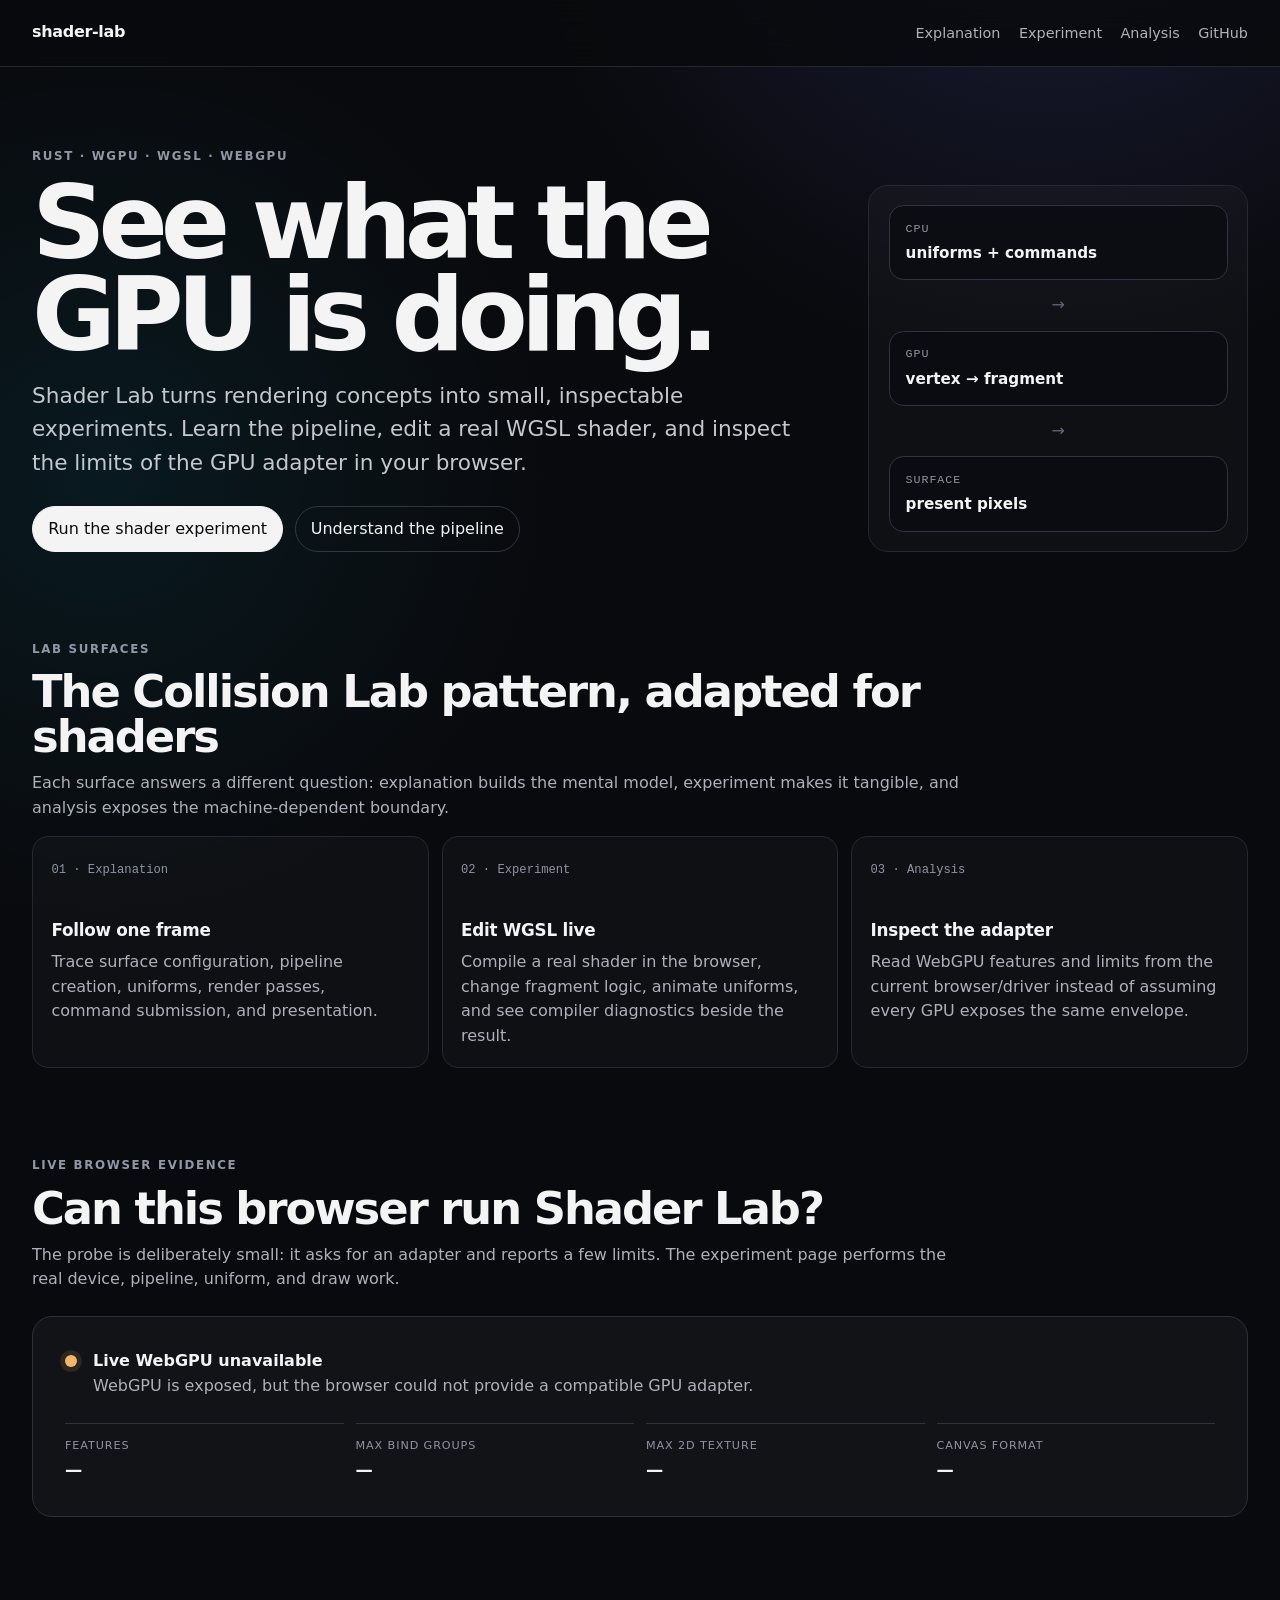
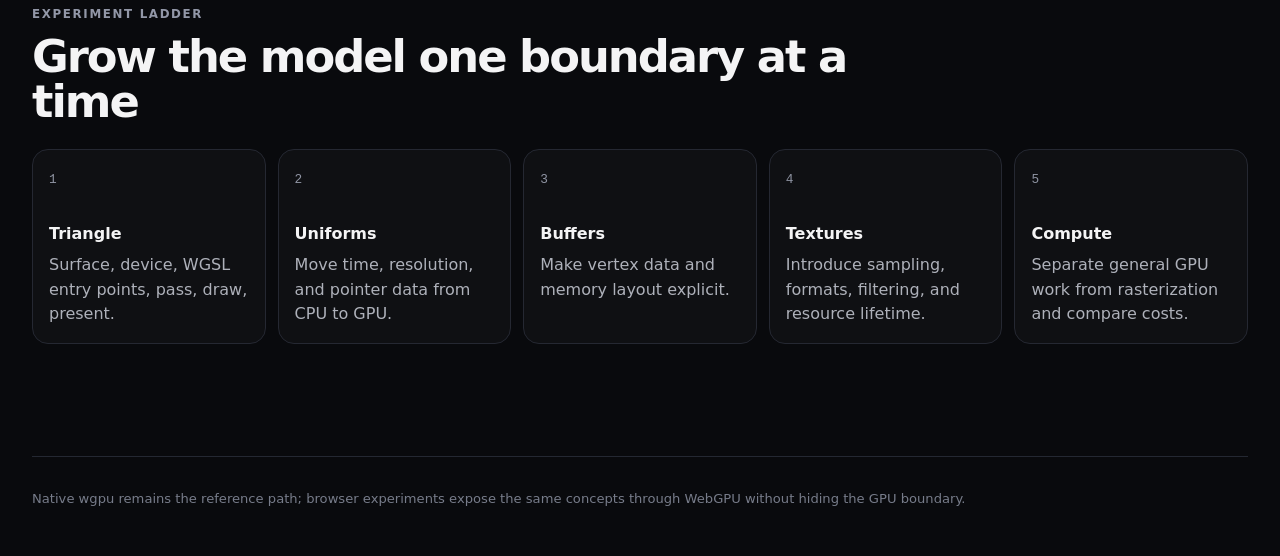
<file: site/index.html>
<!doctype html>
<html lang="en">
  <head>
    <meta charset="utf-8" />
    <meta name="viewport" content="width=device-width, initial-scale=1" />
    <meta name="description" content="Shader Lab is an interactive WebGPU laboratory for learning GPU pipelines, WGSL, rendering, and hardware limits through visible experiments." />
    <title>Shader Lab — interactive GPU experiments</title>
    <link rel="stylesheet" href="./styles.css" />
  </head>
  <body>
    <header class="site-header">
      <div class="header-inner">
        <a class="brand" href="./">shader-lab</a>
        <nav class="site-nav" aria-label="Shader Lab">
          <a href="./explain/">Explanation</a>
          <a href="./demo/">Experiment</a>
          <a href="./analysis/">Analysis</a>
          <a href="https://github.com/moritzbrantner/shader-lab">GitHub</a>
        </nav>
      </div>
    </header>

    <main class="shell">
      <section class="hero hero-grid">
        <div>
          <p class="eyebrow">Rust · wgpu · WGSL · WebGPU</p>
          <h1>See what the GPU is doing.</h1>
          <p class="lede">Shader Lab turns rendering concepts into small, inspectable experiments. Learn the pipeline, edit a real WGSL shader, and inspect the limits of the GPU adapter in your browser.</p>
          <div class="actions">
            <a class="button primary" href="./demo/">Run the shader experiment</a>
            <a class="button" href="./explain/">Understand the pipeline</a>
          </div>
        </div>
        <div class="hero-schematic" aria-label="CPU to GPU rendering pipeline">
          <div><span>CPU</span><strong>uniforms + commands</strong></div>
          <i aria-hidden="true">→</i>
          <div><span>GPU</span><strong>vertex → fragment</strong></div>
          <i aria-hidden="true">→</i>
          <div><span>Surface</span><strong>present pixels</strong></div>
        </div>
      </section>

      <section class="section" aria-labelledby="surfaces-title">
        <div class="section-copy">
          <p class="eyebrow">Lab surfaces</p>
          <h2 id="surfaces-title">The Collision Lab pattern, adapted for shaders</h2>
          <p>Each surface answers a different question: explanation builds the mental model, experiment makes it tangible, and analysis exposes the machine-dependent boundary.</p>
        </div>
        <div class="cards three-up">
          <a class="card card-link" href="./explain/">
            <span>01 · Explanation</span>
            <h3>Follow one frame</h3>
            <p>Trace surface configuration, pipeline creation, uniforms, render passes, command submission, and presentation.</p>
          </a>
          <a class="card card-link" href="./demo/">
            <span>02 · Experiment</span>
            <h3>Edit WGSL live</h3>
            <p>Compile a real shader in the browser, change fragment logic, animate uniforms, and see compiler diagnostics beside the result.</p>
          </a>
          <a class="card card-link" href="./analysis/">
            <span>03 · Analysis</span>
            <h3>Inspect the adapter</h3>
            <p>Read WebGPU features and limits from the current browser/driver instead of assuming every GPU exposes the same envelope.</p>
          </a>
        </div>
      </section>

      <section class="section" id="webgpu-check" aria-labelledby="capability-title">
        <div class="section-copy">
          <p class="eyebrow">Live browser evidence</p>
          <h2 id="capability-title">Can this browser run Shader Lab?</h2>
          <p>The probe is deliberately small: it asks for an adapter and reports a few limits. The experiment page performs the real device, pipeline, uniform, and draw work.</p>
        </div>
        <div class="probe-card">
          <div class="probe-state">
            <span class="status-dot" id="status-dot" aria-hidden="true"></span>
            <div>
              <strong id="status-title">Checking WebGPU…</strong>
              <p id="status-detail">Asking the browser whether a GPU adapter is available.</p>
            </div>
          </div>
          <dl class="metrics four-up" id="metrics" hidden>
            <div><dt>Features</dt><dd id="feature-count">—</dd></div>
            <div><dt>Max bind groups</dt><dd id="max-bind-groups">—</dd></div>
            <div><dt>Max 2D texture</dt><dd id="max-texture-size">—</dd></div>
            <div><dt>Canvas format</dt><dd id="canvas-format">—</dd></div>
          </dl>
        </div>
      </section>

      <section class="section" aria-labelledby="ladder-title">
        <div class="section-copy">
          <p class="eyebrow">Experiment ladder</p>
          <h2 id="ladder-title">Grow the model one boundary at a time</h2>
        </div>
        <ol class="pipeline-grid">
          <li><span>1</span><strong>Triangle</strong><p>Surface, device, WGSL entry points, pass, draw, present.</p></li>
          <li><span>2</span><strong>Uniforms</strong><p>Move time, resolution, and pointer data from CPU to GPU.</p></li>
          <li><span>3</span><strong>Buffers</strong><p>Make vertex data and memory layout explicit.</p></li>
          <li><span>4</span><strong>Textures</strong><p>Introduce sampling, formats, filtering, and resource lifetime.</p></li>
          <li><span>5</span><strong>Compute</strong><p>Separate general GPU work from rasterization and compare costs.</p></li>
        </ol>
      </section>
    </main>

    <footer class="site-footer">Native wgpu remains the reference path; browser experiments expose the same concepts through WebGPU without hiding the GPU boundary.</footer>
    <script type="module" src="./app.js"></script>
  </body>
</html>
</file>
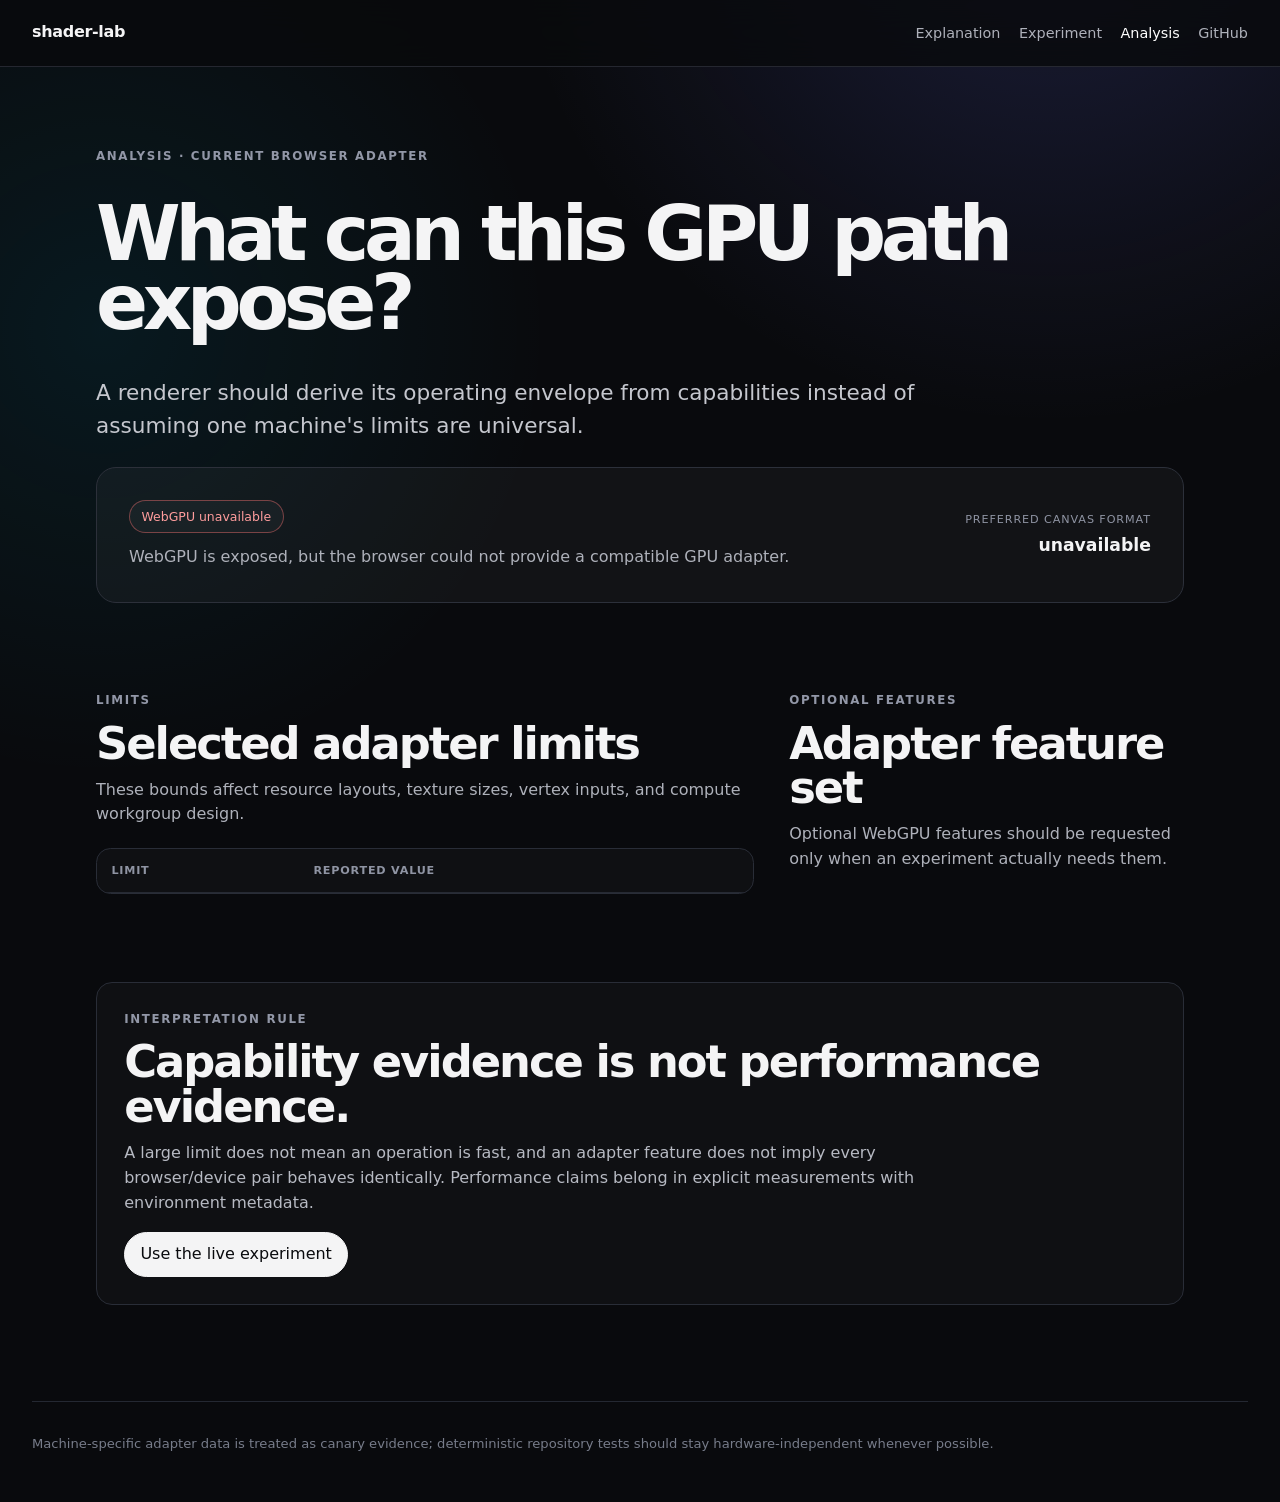
<file: site/analysis/index.html>
<!doctype html>
<html lang="en">
  <head>
    <meta charset="utf-8" />
    <meta name="viewport" content="width=device-width, initial-scale=1" />
    <meta name="description" content="Inspect WebGPU adapter features and limits in Shader Lab." />
    <title>GPU adapter analysis · Shader Lab</title>
    <link rel="stylesheet" href="../styles.css" />
  </head>
  <body>
    <header class="site-header">
      <div class="header-inner">
        <a class="brand" href="../">shader-lab</a>
        <nav class="site-nav" aria-label="Shader Lab">
          <a href="../explain/">Explanation</a>
          <a href="../demo/">Experiment</a>
          <a aria-current="page" href="./">Analysis</a>
          <a href="https://github.com/moritzbrantner/shader-lab">GitHub</a>
        </nav>
      </div>
    </header>

    <main class="shell narrow-flow">
      <section class="hero compact-hero">
        <p class="eyebrow">Analysis · current browser adapter</p>
        <h1>What can this GPU path expose?</h1>
        <p class="lede">A renderer should derive its operating envelope from capabilities instead of assuming one machine's limits are universal.</p>
      </section>

      <section class="section analysis-summary-card">
        <div>
          <span class="state-pill" id="analysis-status" data-state="working">Inspecting adapter…</span>
          <p id="analysis-summary">Requesting a WebGPU adapter from this browser.</p>
        </div>
        <dl class="single-metric"><dt>Preferred canvas format</dt><dd id="preferred-format">—</dd></dl>
      </section>

      <section class="section analysis-grid">
        <div>
          <div class="section-copy">
            <p class="eyebrow">Limits</p>
            <h2>Selected adapter limits</h2>
            <p>These bounds affect resource layouts, texture sizes, vertex inputs, and compute workgroup design.</p>
          </div>
          <div class="table-wrap">
            <table>
              <thead><tr><th scope="col">Limit</th><th scope="col">Reported value</th></tr></thead>
              <tbody id="limits-body"></tbody>
            </table>
          </div>
        </div>
        <div>
          <div class="section-copy">
            <p class="eyebrow">Optional features</p>
            <h2>Adapter feature set</h2>
            <p>Optional WebGPU features should be requested only when an experiment actually needs them.</p>
          </div>
          <ul class="feature-list" id="feature-list"></ul>
        </div>
      </section>

      <section class="section callout">
        <p class="eyebrow">Interpretation rule</p>
        <h2>Capability evidence is not performance evidence.</h2>
        <p>A large limit does not mean an operation is fast, and an adapter feature does not imply every browser/device pair behaves identically. Performance claims belong in explicit measurements with environment metadata.</p>
        <a class="button primary" href="../demo/">Use the live experiment</a>
      </section>
    </main>
    <footer class="site-footer">Machine-specific adapter data is treated as canary evidence; deterministic repository tests should stay hardware-independent whenever possible.</footer>
    <script type="module" src="../analysis.js"></script>
  </body>
</html>
</file>
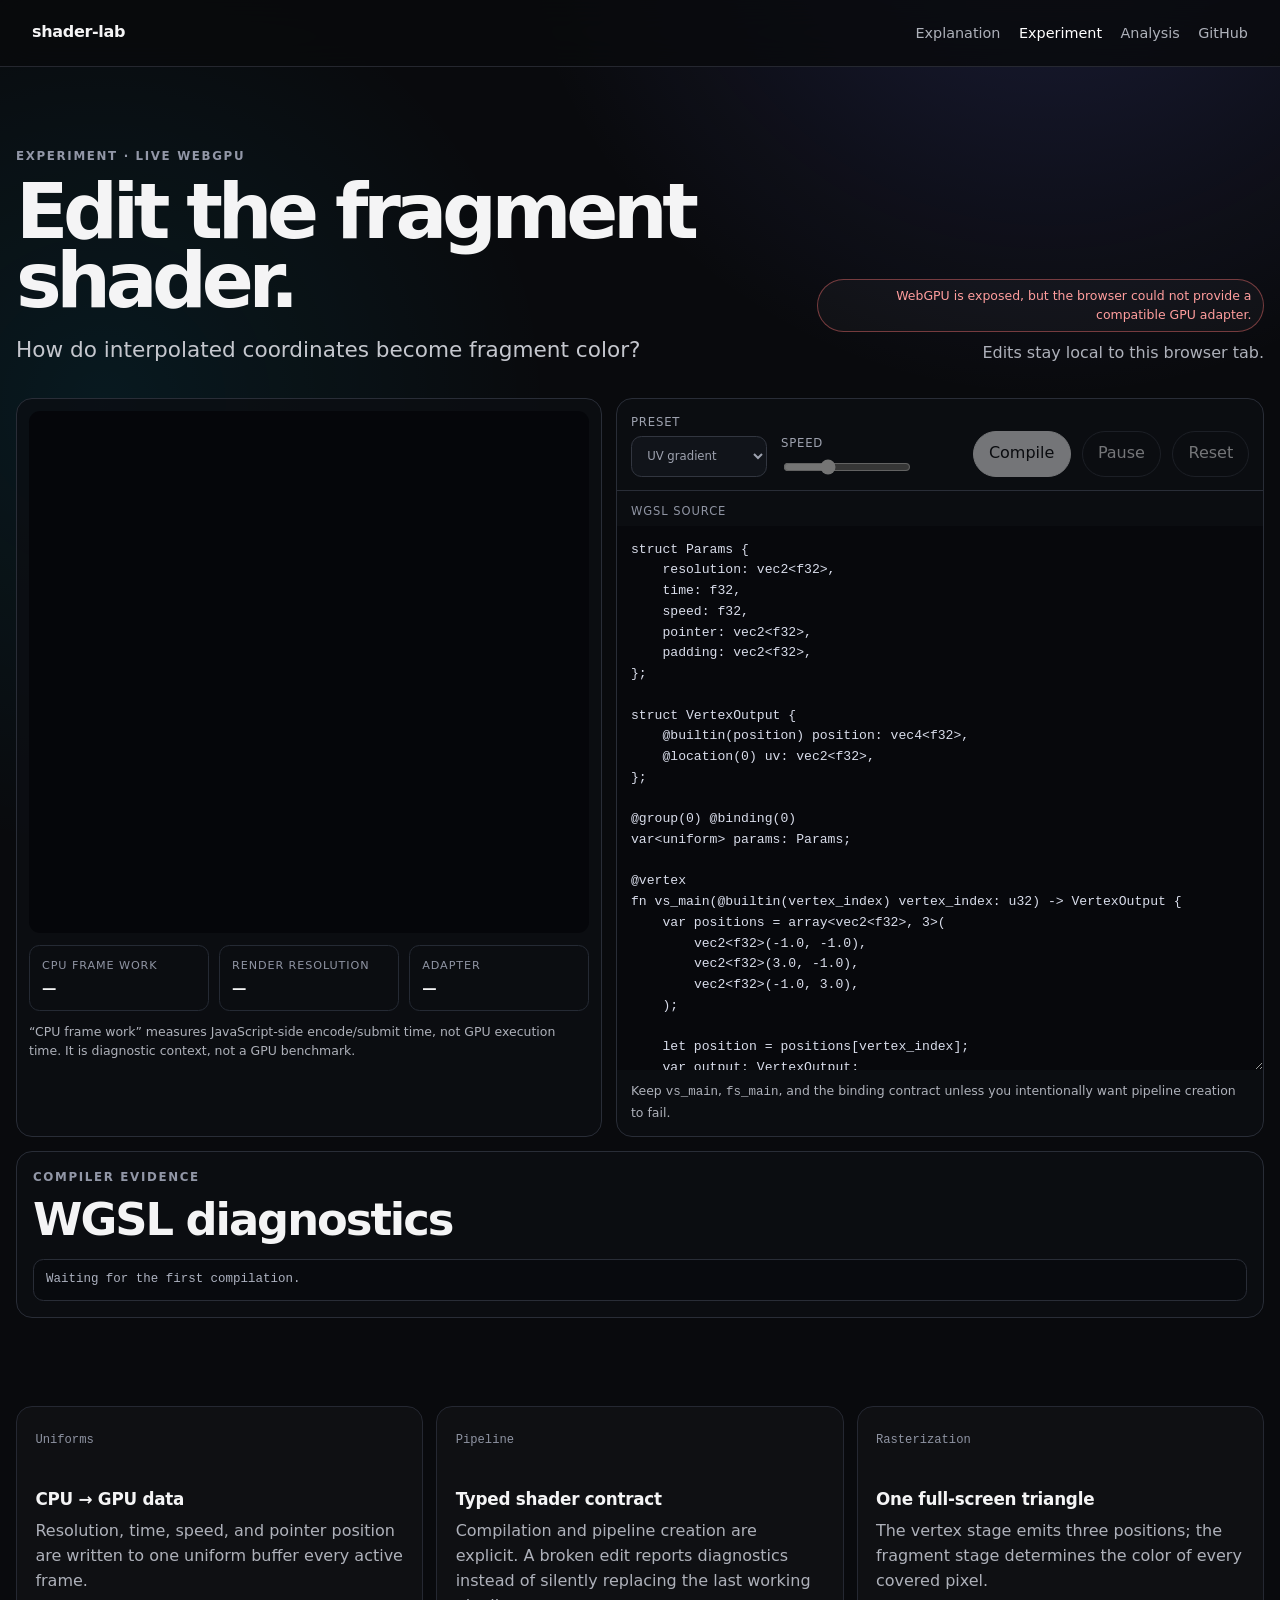
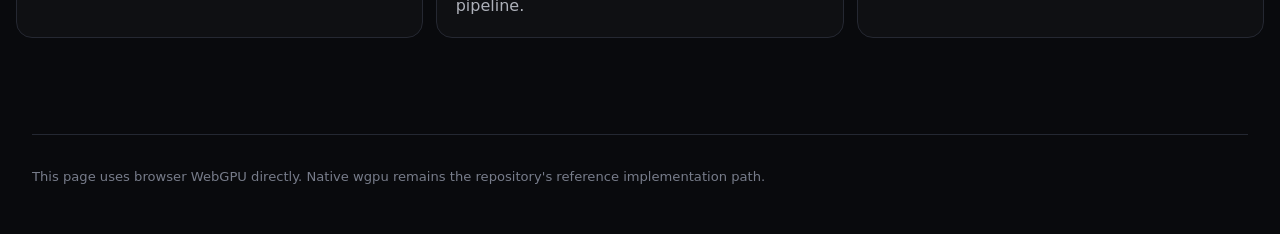
<file: site/demo/index.html>
<!doctype html>
<html lang="en">
  <head>
    <meta charset="utf-8" />
    <meta name="viewport" content="width=device-width, initial-scale=1" />
    <meta name="description" content="Compile and edit live WGSL fragment shaders with WebGPU in Shader Lab." />
    <title>Live shader experiment · Shader Lab</title>
    <link rel="stylesheet" href="../styles.css" />
  </head>
  <body>
    <header class="site-header">
      <div class="header-inner">
        <a class="brand" href="../">shader-lab</a>
        <nav class="site-nav" aria-label="Shader Lab">
          <a href="../explain/">Explanation</a>
          <a aria-current="page" href="./">Experiment</a>
          <a href="../analysis/">Analysis</a>
          <a href="https://github.com/moritzbrantner/shader-lab">GitHub</a>
        </nav>
      </div>
    </header>

    <main class="shell experiment-shell">
      <section class="experiment-heading">
        <div>
          <p class="eyebrow">Experiment · live WebGPU</p>
          <h1>Edit the fragment shader.</h1>
          <p class="lede" id="experiment-question">How do interpolated coordinates become fragment color?</p>
        </div>
        <div class="experiment-status">
          <span class="state-pill" id="compile-status" data-state="working">Initializing WebGPU…</span>
          <span class="muted">Edits stay local to this browser tab.</span>
        </div>
      </section>

      <section class="workspace" aria-label="Live shader workspace">
        <div class="render-panel">
          <canvas id="shader-canvas" aria-label="Live WebGPU shader output"></canvas>
          <dl class="render-metrics">
            <div><dt>CPU frame work</dt><dd id="frame-metric">—</dd></div>
            <div><dt>Render resolution</dt><dd id="resolution-metric">—</dd></div>
            <div><dt>Adapter</dt><dd id="adapter-metric">—</dd></div>
          </dl>
          <p class="fine-print">“CPU frame work” measures JavaScript-side encode/submit time, not GPU execution time. It is diagnostic context, not a GPU benchmark.</p>
        </div>

        <div class="editor-panel">
          <div class="toolbar">
            <label>Preset
              <select id="preset"></select>
            </label>
            <label>Speed
              <input id="speed" type="range" min="0" max="3" step="0.05" value="1" />
            </label>
            <div class="toolbar-actions">
              <button class="button primary" id="compile" type="button">Compile</button>
              <button class="button" id="pause" type="button" aria-pressed="false">Pause</button>
              <button class="button" id="reset" type="button">Reset</button>
            </div>
          </div>
          <label class="editor-label" for="shader-source">WGSL source</label>
          <textarea id="shader-source" spellcheck="false" autocomplete="off" aria-describedby="editor-hint"></textarea>
          <p class="fine-print" id="editor-hint">Keep <code>vs_main</code>, <code>fs_main</code>, and the binding contract unless you intentionally want pipeline creation to fail.</p>
        </div>
      </section>

      <section class="diagnostic-panel" aria-labelledby="diagnostics-title">
        <div class="section-copy">
          <p class="eyebrow">Compiler evidence</p>
          <h2 id="diagnostics-title">WGSL diagnostics</h2>
        </div>
        <ul id="diagnostics" class="diagnostics"><li>Waiting for the first compilation.</li></ul>
      </section>

      <section class="section cards three-up" aria-label="What this experiment exposes">
        <article class="card"><span>Uniforms</span><h3>CPU → GPU data</h3><p>Resolution, time, speed, and pointer position are written to one uniform buffer every active frame.</p></article>
        <article class="card"><span>Pipeline</span><h3>Typed shader contract</h3><p>Compilation and pipeline creation are explicit. A broken edit reports diagnostics instead of silently replacing the last working pipeline.</p></article>
        <article class="card"><span>Rasterization</span><h3>One full-screen triangle</h3><p>The vertex stage emits three positions; the fragment stage determines the color of every covered pixel.</p></article>
      </section>
    </main>
    <footer class="site-footer">This page uses browser WebGPU directly. Native wgpu remains the repository's reference implementation path.</footer>
    <script type="module" src="../demo.js"></script>
  </body>
</html>
</file>
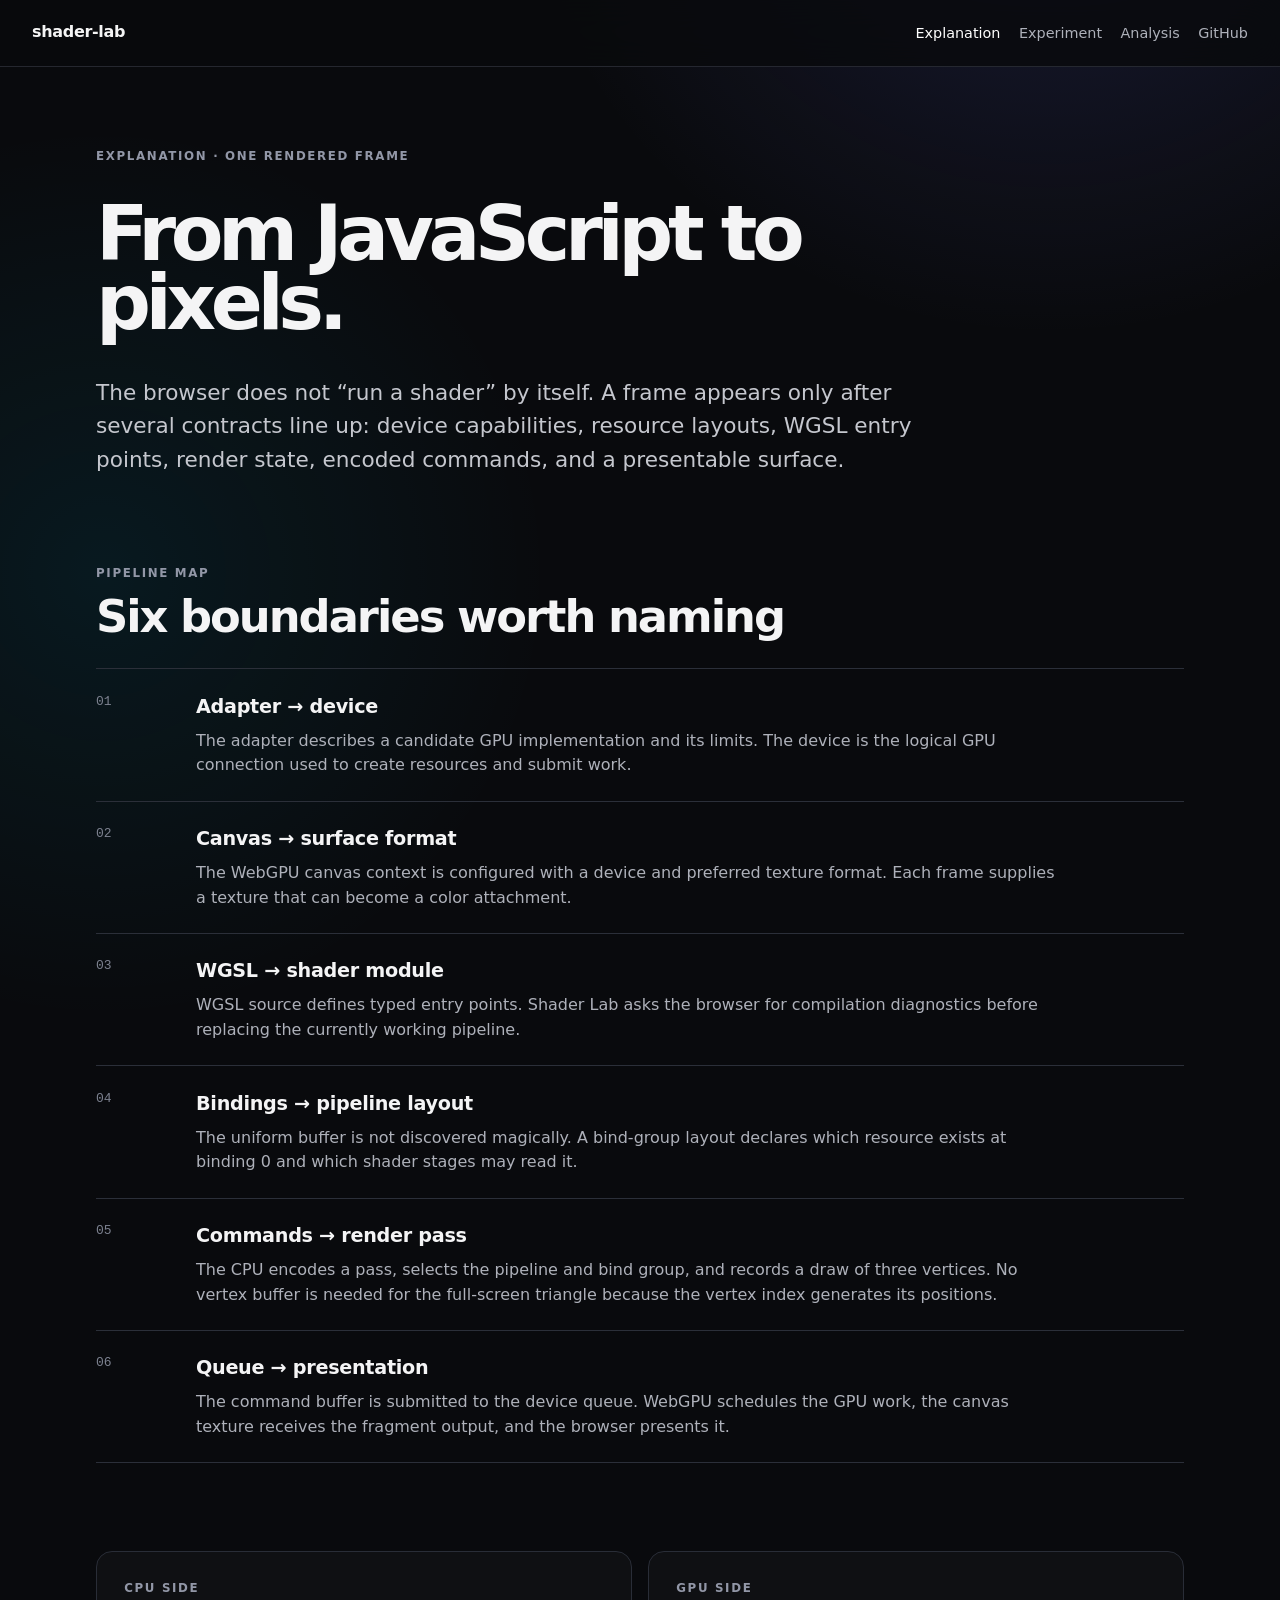
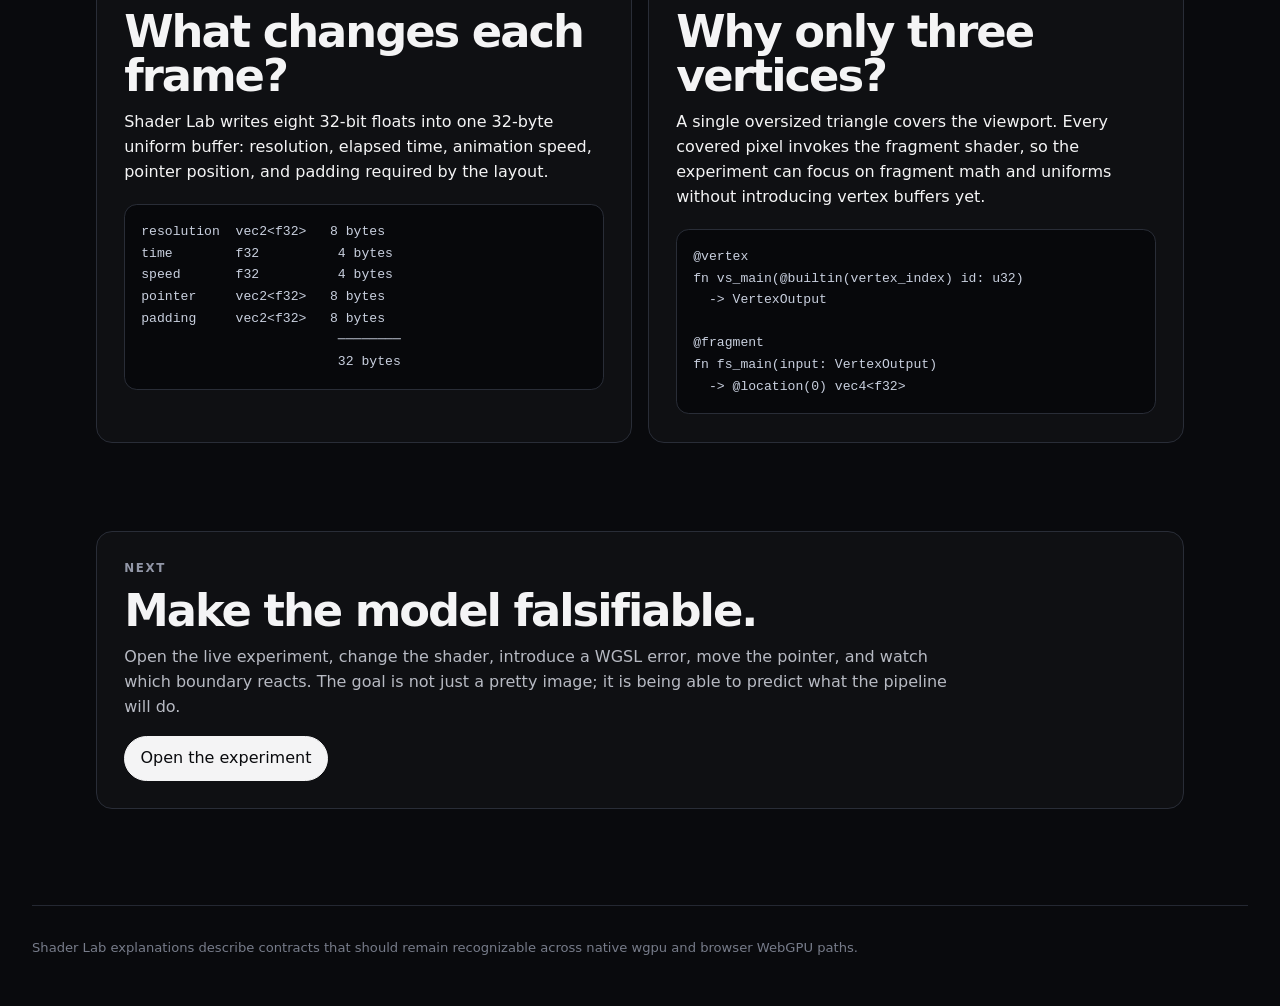
<file: site/explain/index.html>
<!doctype html>
<html lang="en">
  <head>
    <meta charset="utf-8" />
    <meta name="viewport" content="width=device-width, initial-scale=1" />
    <meta name="description" content="A visual explanation of the WebGPU rendering pipeline used by Shader Lab." />
    <title>Pipeline explanation · Shader Lab</title>
    <link rel="stylesheet" href="../styles.css" />
  </head>
  <body>
    <header class="site-header">
      <div class="header-inner">
        <a class="brand" href="../">shader-lab</a>
        <nav class="site-nav" aria-label="Shader Lab">
          <a aria-current="page" href="./">Explanation</a>
          <a href="../demo/">Experiment</a>
          <a href="../analysis/">Analysis</a>
          <a href="https://github.com/moritzbrantner/shader-lab">GitHub</a>
        </nav>
      </div>
    </header>

    <main class="shell narrow-flow">
      <section class="hero compact-hero">
        <p class="eyebrow">Explanation · one rendered frame</p>
        <h1>From JavaScript to pixels.</h1>
        <p class="lede">The browser does not “run a shader” by itself. A frame appears only after several contracts line up: device capabilities, resource layouts, WGSL entry points, render state, encoded commands, and a presentable surface.</p>
      </section>

      <section class="section">
        <div class="section-copy">
          <p class="eyebrow">Pipeline map</p>
          <h2>Six boundaries worth naming</h2>
        </div>
        <ol class="flow-list">
          <li><span>01</span><div><h3>Adapter → device</h3><p>The adapter describes a candidate GPU implementation and its limits. The device is the logical GPU connection used to create resources and submit work.</p></div></li>
          <li><span>02</span><div><h3>Canvas → surface format</h3><p>The WebGPU canvas context is configured with a device and preferred texture format. Each frame supplies a texture that can become a color attachment.</p></div></li>
          <li><span>03</span><div><h3>WGSL → shader module</h3><p>WGSL source defines typed entry points. Shader Lab asks the browser for compilation diagnostics before replacing the currently working pipeline.</p></div></li>
          <li><span>04</span><div><h3>Bindings → pipeline layout</h3><p>The uniform buffer is not discovered magically. A bind-group layout declares which resource exists at binding 0 and which shader stages may read it.</p></div></li>
          <li><span>05</span><div><h3>Commands → render pass</h3><p>The CPU encodes a pass, selects the pipeline and bind group, and records a draw of three vertices. No vertex buffer is needed for the full-screen triangle because the vertex index generates its positions.</p></div></li>
          <li><span>06</span><div><h3>Queue → presentation</h3><p>The command buffer is submitted to the device queue. WebGPU schedules the GPU work, the canvas texture receives the fragment output, and the browser presents it.</p></div></li>
        </ol>
      </section>

      <section class="section split-panel">
        <div>
          <p class="eyebrow">CPU side</p>
          <h2>What changes each frame?</h2>
          <p>Shader Lab writes eight 32-bit floats into one 32-byte uniform buffer: resolution, elapsed time, animation speed, pointer position, and padding required by the layout.</p>
          <pre><code>resolution  vec2&lt;f32&gt;   8 bytes
time        f32          4 bytes
speed       f32          4 bytes
pointer     vec2&lt;f32&gt;   8 bytes
padding     vec2&lt;f32&gt;   8 bytes
                         ────────
                         32 bytes</code></pre>
        </div>
        <div>
          <p class="eyebrow">GPU side</p>
          <h2>Why only three vertices?</h2>
          <p>A single oversized triangle covers the viewport. Every covered pixel invokes the fragment shader, so the experiment can focus on fragment math and uniforms without introducing vertex buffers yet.</p>
          <pre><code>@vertex
fn vs_main(@builtin(vertex_index) id: u32)
  -&gt; VertexOutput

@fragment
fn fs_main(input: VertexOutput)
  -&gt; @location(0) vec4&lt;f32&gt;</code></pre>
        </div>
      </section>

      <section class="section callout">
        <p class="eyebrow">Next</p>
        <h2>Make the model falsifiable.</h2>
        <p>Open the live experiment, change the shader, introduce a WGSL error, move the pointer, and watch which boundary reacts. The goal is not just a pretty image; it is being able to predict what the pipeline will do.</p>
        <a class="button primary" href="../demo/">Open the experiment</a>
      </section>
    </main>
    <footer class="site-footer">Shader Lab explanations describe contracts that should remain recognizable across native wgpu and browser WebGPU paths.</footer>
  </body>
</html>
</file>
<file: site/styles.css>
:root {
  font-family: Inter, ui-sans-serif, system-ui, -apple-system, BlinkMacSystemFont, "Segoe UI", sans-serif;
  color-scheme: dark;
  line-height: 1.55;
  font-synthesis: none;
  background: #090a0d;
  color: #f4f4f5;
}

* { box-sizing: border-box; }
html { min-width: 20rem; background: #090a0d; }
body {
  margin: 0;
  background:
    radial-gradient(circle at 82% -8%, rgba(111, 117, 255, 0.18), transparent 34rem),
    radial-gradient(circle at 8% 22%, rgba(0, 209, 255, 0.08), transparent 28rem),
    #090a0d;
}
a { color: inherit; }
button, select, input, textarea { font: inherit; }
button, select { color: inherit; }
code, pre, textarea { font-family: "SFMono-Regular", Consolas, "Liberation Mono", monospace; }

.site-header {
  position: sticky;
  top: 0;
  z-index: 20;
  border-bottom: 1px solid rgba(49, 52, 62, 0.72);
  background: rgba(9, 10, 13, 0.82);
  backdrop-filter: blur(16px);
}
.header-inner {
  width: min(76rem, calc(100vw - 2rem));
  min-height: 4.1rem;
  margin: 0 auto;
  display: flex;
  align-items: center;
  justify-content: space-between;
  gap: 1rem;
}
.brand { font-weight: 760; letter-spacing: -0.02em; text-decoration: none; }
.site-nav { display: flex; flex-wrap: wrap; justify-content: flex-end; gap: 0.45rem 1.15rem; color: #aeb1ba; font-size: 0.9rem; }
.site-nav a { text-decoration: none; transition: color 120ms ease; }
.site-nav a:hover, .site-nav a[aria-current="page"] { color: #fff; }

.shell { width: min(76rem, calc(100vw - 2rem)); margin: 0 auto; padding: 5rem 0 6rem; }
.narrow-flow { width: min(68rem, calc(100vw - 2rem)); }
.hero { display: grid; gap: 1.35rem; }
.hero-grid { grid-template-columns: minmax(0, 1.35fr) minmax(20rem, 0.65fr); gap: 3rem; align-items: end; }
.compact-hero { max-width: 62rem; }
.eyebrow { margin: 0 0 0.75rem; color: #9297a7; font-size: 0.74rem; font-weight: 780; letter-spacing: 0.14em; text-transform: uppercase; }
h1, h2, h3, p { margin-top: 0; }
h1 { max-width: 58rem; margin-bottom: 1.1rem; font-size: clamp(3.25rem, 8vw, 7.1rem); line-height: 0.9; letter-spacing: -0.07em; }
.compact-hero h1, .experiment-heading h1 { font-size: clamp(2.8rem, 6vw, 5.4rem); }
h2 { margin-bottom: 0.7rem; font-size: clamp(1.8rem, 4vw, 2.8rem); line-height: 1; letter-spacing: -0.045em; }
h3 { margin-bottom: 0.45rem; font-size: 1.05rem; letter-spacing: -0.015em; }
.lede { max-width: 53rem; margin-bottom: 0; color: #c5c7ce; font-size: clamp(1.05rem, 2vw, 1.35rem); }
.muted, .fine-print, .section-copy > p:last-child, .card p, .pipeline-grid p, .flow-list p, #status-detail { color: #aeb1ba; }
.fine-print { margin: 0.7rem 0 0; font-size: 0.78rem; }

.actions, .toolbar-actions { display: flex; flex-wrap: wrap; gap: 0.7rem; }
.actions { margin-top: 1.7rem; }
.button {
  display: inline-flex;
  min-height: 2.65rem;
  align-items: center;
  justify-content: center;
  border: 1px solid #323640;
  border-radius: 999px;
  padding: 0.58rem 0.95rem;
  background: transparent;
  text-decoration: none;
  cursor: pointer;
}
.button:hover:not(:disabled) { border-color: #686d7b; }
.button.primary { border-color: #f4f4f5; background: #f4f4f5; color: #090a0d; }
.button:disabled { cursor: not-allowed; opacity: 0.45; }

.hero-schematic { display: grid; gap: 0.8rem; border: 1px solid #252832; border-radius: 1.25rem; padding: 1.2rem; background: rgba(255,255,255,0.025); }
.hero-schematic div { border: 1px solid #303440; border-radius: 0.9rem; padding: 0.85rem 1rem; background: rgba(10,12,17,0.8); }
.hero-schematic span { display: block; margin-bottom: 0.2rem; color: #8f94a3; font-family: monospace; font-size: 0.73rem; text-transform: uppercase; letter-spacing: 0.08em; }
.hero-schematic strong { font-size: 0.95rem; }
.hero-schematic i { color: #616677; font-style: normal; text-align: center; }

.section { margin-top: 5.5rem; }
.section-copy { max-width: 58rem; }
.cards { display: grid; gap: 0.8rem; }
.cards.three-up { grid-template-columns: repeat(3, minmax(0,1fr)); }
.card { border: 1px solid #252832; border-radius: 1rem; padding: 1.15rem; background: rgba(255,255,255,0.025); }
.card > span { display: inline-flex; margin-bottom: 2.3rem; color: #8f94a3; font-family: monospace; font-size: 0.76rem; }
.card p { margin-bottom: 0; }
.card-link { text-decoration: none; transition: transform 130ms ease, border-color 130ms ease, background 130ms ease; }
.card-link:hover { transform: translateY(-2px); border-color: #414653; background: rgba(255,255,255,0.04); }

.probe-card, .analysis-summary-card { display: grid; gap: 1.5rem; margin-top: 1.5rem; border: 1px solid #2c303a; border-radius: 1.25rem; padding: clamp(1.2rem,4vw,2rem); background: rgba(255,255,255,0.035); }
.probe-state { display: flex; gap: 1rem; align-items: flex-start; }
.probe-state p { margin-bottom: 0; }
.status-dot { width: 0.75rem; height: 0.75rem; flex: none; border-radius: 999px; margin-top: 0.35rem; background: #6f7584; box-shadow: 0 0 0 0.3rem rgba(111,117,132,0.15); }
.status-dot[data-state="ready"] { background: #70e6a8; box-shadow: 0 0 0 0.3rem rgba(112,230,168,0.12); }
.status-dot[data-state="missing"] { background: #f0b66b; box-shadow: 0 0 0 0.3rem rgba(240,182,107,0.12); }
.metrics { display: grid; gap: 0.75rem; margin: 0; }
.metrics.four-up { grid-template-columns: repeat(4, minmax(0,1fr)); }
.metrics div { border-top: 1px solid #2f333d; padding-top: 0.8rem; }
.metrics dt, .single-metric dt, .render-metrics dt { color: #8f94a3; font-size: 0.7rem; letter-spacing: 0.08em; text-transform: uppercase; }
.metrics dd, .single-metric dd, .render-metrics dd { margin: 0.2rem 0 0; font-size: 1.08rem; font-variant-numeric: tabular-nums; font-weight: 720; }

.pipeline-grid { display: grid; grid-template-columns: repeat(5,minmax(0,1fr)); gap: 0.75rem; margin-top: 1.5rem; padding: 0; list-style: none; }
.pipeline-grid li { border: 1px solid #252832; border-radius: 1rem; padding: 1rem; background: rgba(255,255,255,0.025); }
.pipeline-grid li > span { display: inline-flex; margin-bottom: 2rem; color: #8f94a3; font-family: monospace; font-size: 0.8rem; }
.pipeline-grid strong { display: block; margin-bottom: 0.4rem; }
.pipeline-grid p { margin-bottom: 0; }

.flow-list { display: grid; gap: 0; margin: 1.8rem 0 0; padding: 0; list-style: none; border-top: 1px solid #2b2f39; }
.flow-list li { display: grid; grid-template-columns: 5rem 1fr; gap: 1.25rem; padding: 1.4rem 0; border-bottom: 1px solid #2b2f39; }
.flow-list li > span { color: #7d8290; font-family: monospace; }
.flow-list h3 { font-size: 1.2rem; }
.flow-list p { max-width: 54rem; margin-bottom: 0; }
.split-panel { display: grid; grid-template-columns: repeat(2,minmax(0,1fr)); gap: 1rem; }
.split-panel > div, .callout { border: 1px solid #292d37; border-radius: 1rem; padding: clamp(1.2rem,3vw,1.7rem); background: rgba(255,255,255,0.025); }
pre { overflow: auto; margin: 1.2rem 0 0; border: 1px solid #292d37; border-radius: 0.8rem; padding: 1rem; background: #07080b; color: #c9d0df; font-size: 0.82rem; line-height: 1.65; }
.callout p:not(.eyebrow) { max-width: 52rem; color: #b7bac3; }

.experiment-shell { width: min(92rem, calc(100vw - 2rem)); }
.experiment-heading { display: flex; justify-content: space-between; gap: 2rem; align-items: end; }
.experiment-heading > div:first-child { max-width: 60rem; }
.experiment-status { display: grid; gap: 0.6rem; justify-items: end; text-align: right; }
.state-pill { display: inline-flex; width: fit-content; border: 1px solid #3a3f4b; border-radius: 999px; padding: 0.38rem 0.72rem; color: #c7cad3; background: rgba(255,255,255,0.03); font-size: 0.78rem; }
.state-pill[data-state="ready"] { border-color: rgba(112,230,168,0.38); color: #9aefbf; }
.state-pill[data-state="error"] { border-color: rgba(255,116,116,0.42); color: #ff9d9d; }
.state-pill[data-state="working"] { color: #c8cbff; }
.workspace { display: grid; grid-template-columns: minmax(24rem,0.95fr) minmax(30rem,1.05fr); gap: 0.9rem; margin-top: 2rem; }
.render-panel, .editor-panel, .diagnostic-panel { border: 1px solid #292d37; border-radius: 1rem; background: rgba(12,14,19,0.82); overflow: hidden; }
.render-panel { padding: 0.75rem; }
#shader-canvas { display: block; width: 100%; height: min(58vh, 38rem); min-height: 28rem; border-radius: 0.7rem; background: #05060a; touch-action: none; }
.render-metrics { display: grid; grid-template-columns: repeat(3,minmax(0,1fr)); gap: 0.65rem; margin: 0.75rem 0 0; }
.render-metrics div { border: 1px solid #252a34; border-radius: 0.65rem; padding: 0.65rem 0.75rem; }
.render-metrics dd { font-size: 0.9rem; }
.editor-panel { display: grid; grid-template-rows: auto auto minmax(28rem,1fr) auto; }
.toolbar { display: flex; flex-wrap: wrap; align-items: end; gap: 0.85rem; padding: 0.85rem; border-bottom: 1px solid #292d37; }
.toolbar label { display: grid; gap: 0.3rem; color: #9ea2af; font-size: 0.73rem; text-transform: uppercase; letter-spacing: 0.07em; }
.toolbar select { min-height: 2.55rem; border: 1px solid #323640; border-radius: 0.65rem; padding: 0 0.7rem; background: #11141a; }
.toolbar input[type="range"] { width: 8rem; accent-color: #d8daff; }
.toolbar-actions { margin-left: auto; }
.toolbar .button { min-height: 2.55rem; }
.editor-label { padding: 0.72rem 0.85rem 0.35rem; color: #8f94a3; font-size: 0.72rem; text-transform: uppercase; letter-spacing: 0.08em; }
#shader-source { width: 100%; min-height: 34rem; resize: vertical; border: 0; outline: 0; padding: 0.85rem; background: #07080c; color: #d9ddeb; font-size: 0.82rem; line-height: 1.58; tab-size: 4; }
.editor-panel > .fine-print { padding: 0 0.85rem 0.85rem; }
.diagnostic-panel { margin-top: 0.9rem; padding: 1rem; }
.diagnostics { display: grid; gap: 0.45rem; margin: 1rem 0 0; padding: 0; list-style: none; font-family: monospace; font-size: 0.78rem; }
.diagnostics li { border: 1px solid #292d37; border-radius: 0.65rem; padding: 0.65rem 0.75rem; color: #adb2c0; background: #080a0e; }
.diagnostics li[data-type="error"] { border-color: rgba(255,116,116,0.35); color: #ffaaaa; }
.diagnostics li[data-type="warning"] { border-color: rgba(240,182,107,0.35); color: #f0c98f; }

.analysis-summary-card { grid-template-columns: 1fr auto; align-items: center; }
.analysis-summary-card p { max-width: 54rem; margin: 0.75rem 0 0; color: #aeb1ba; }
.single-metric { margin: 0; text-align: right; }
.analysis-grid { display: grid; grid-template-columns: minmax(0,1.25fr) minmax(18rem,0.75fr); gap: 2.2rem; align-items: start; }
.table-wrap { overflow-x: auto; margin-top: 1.3rem; border: 1px solid #292d37; border-radius: 0.9rem; }
table { width: 100%; border-collapse: collapse; font-size: 0.88rem; }
th, td { padding: 0.8rem 0.9rem; border-bottom: 1px solid #262a33; text-align: left; }
thead th { color: #8f94a3; font-size: 0.7rem; text-transform: uppercase; letter-spacing: 0.07em; background: rgba(255,255,255,0.025); }
tbody tr:last-child th, tbody tr:last-child td { border-bottom: 0; }
tbody th { color: #c8cad1; font-weight: 550; }
tbody td { color: #f1f1f3; font-family: monospace; font-variant-numeric: tabular-nums; }
.feature-list { display: flex; flex-wrap: wrap; gap: 0.45rem; margin: 1.3rem 0 0; padding: 0; list-style: none; }
.feature-list li { border: 1px solid #30343f; border-radius: 999px; padding: 0.35rem 0.6rem; color: #b8bbc5; background: rgba(255,255,255,0.025); font-family: monospace; font-size: 0.72rem; }

.site-footer { width: min(76rem, calc(100vw - 2rem)); margin: 0 auto; border-top: 1px solid #242832; padding: 2rem 0 3rem; color: #777c8a; font-size: 0.82rem; }

@media (max-width: 72rem) {
  .hero-grid, .workspace, .analysis-grid { grid-template-columns: 1fr; }
  .hero-schematic { grid-template-columns: repeat(3,1fr); align-items: center; }
  .hero-schematic i { transform: rotate(-90deg); }
  .experiment-status { justify-items: start; text-align: left; }
  .experiment-heading { align-items: start; flex-direction: column; }
  #shader-canvas { height: 32rem; }
}
@media (max-width: 58rem) {
  .pipeline-grid { grid-template-columns: repeat(2,1fr); }
  .cards.three-up { grid-template-columns: 1fr; }
  .metrics.four-up { grid-template-columns: repeat(2,1fr); }
  .split-panel { grid-template-columns: 1fr; }
  .hero-schematic { grid-template-columns: 1fr; }
  .hero-schematic i { transform: none; }
}
@media (max-width: 42rem) {
  .header-inner { align-items: flex-start; flex-direction: column; padding: 0.8rem 0; }
  .site-nav { justify-content: flex-start; }
  .shell { width: min(100% - 1.25rem,76rem); padding-top: 3rem; }
  .pipeline-grid, .metrics.four-up, .render-metrics { grid-template-columns: 1fr; }
  .flow-list li { grid-template-columns: 3.2rem 1fr; }
  .analysis-summary-card { grid-template-columns: 1fr; }
  .single-metric { text-align: left; }
  .toolbar-actions { width: 100%; margin-left: 0; }
  #shader-canvas { min-height: 20rem; height: 23rem; }
  #shader-source { min-height: 28rem; }
}
</file>
